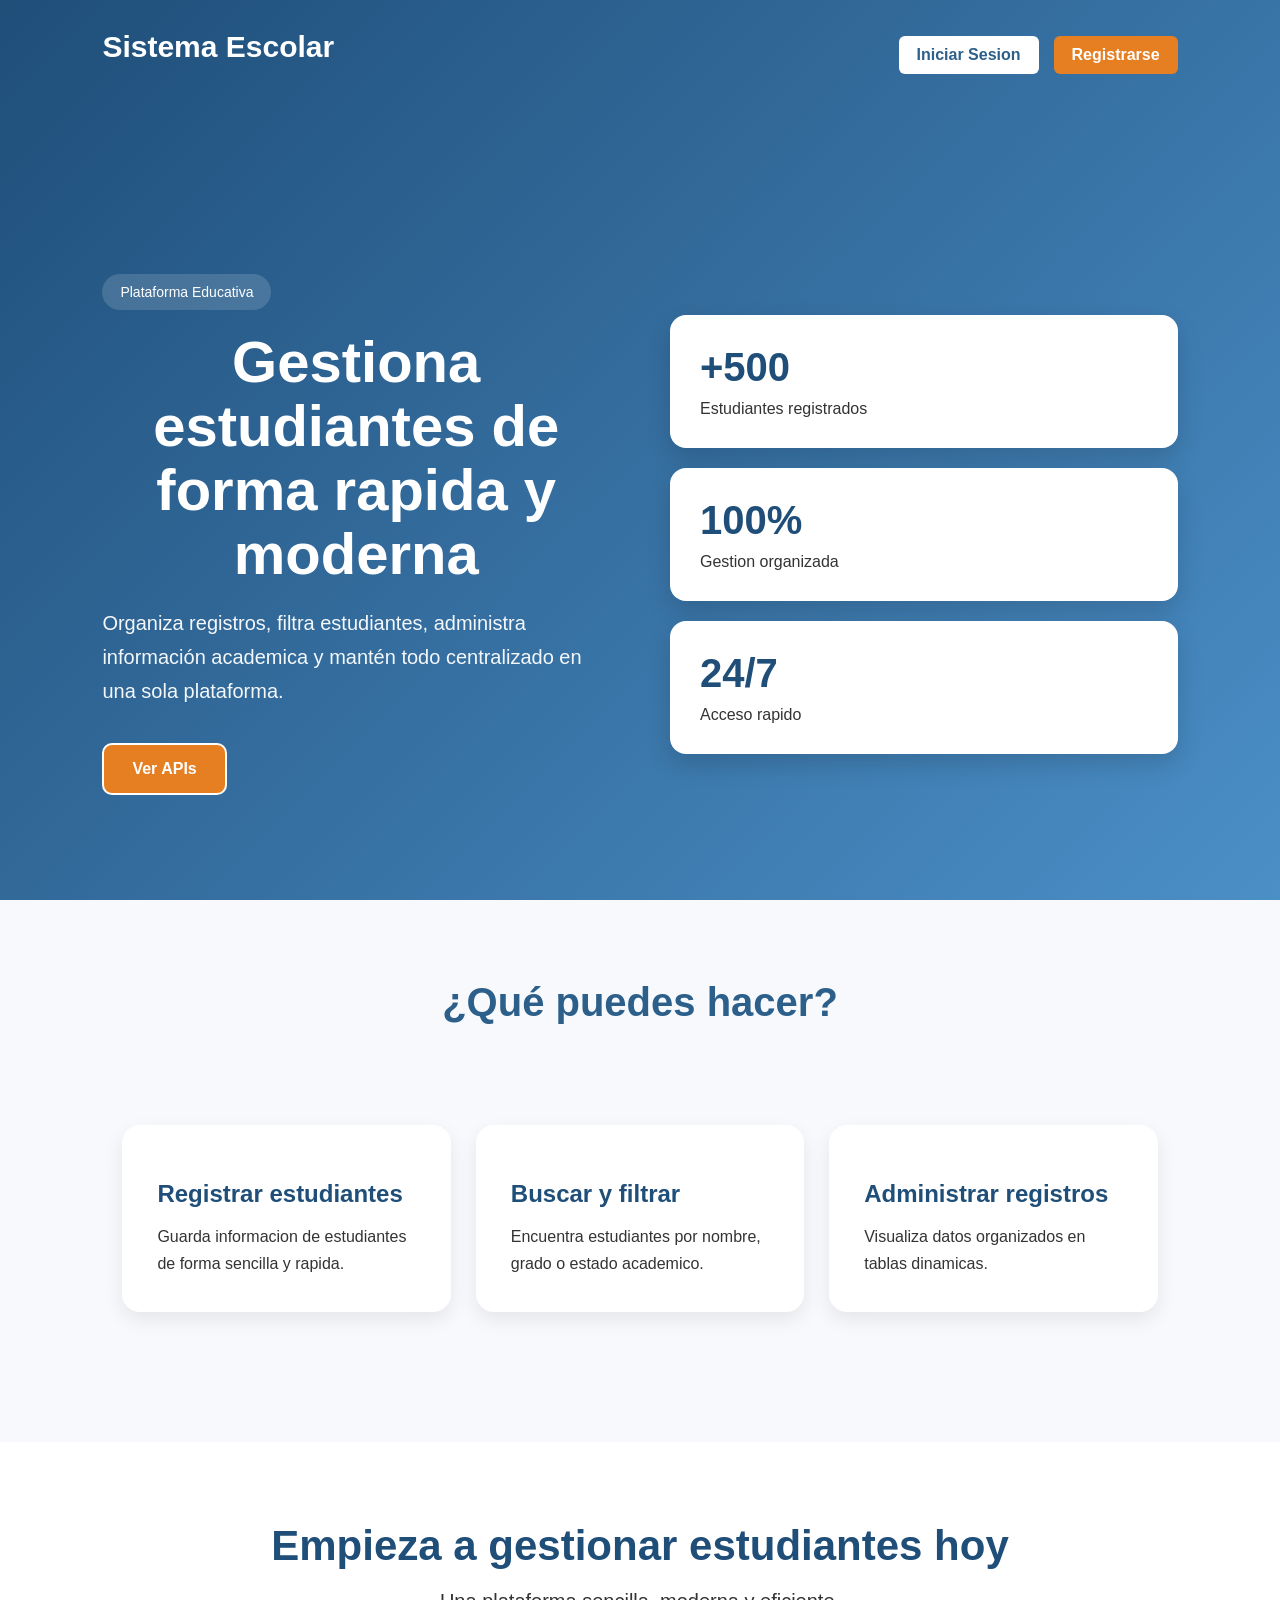
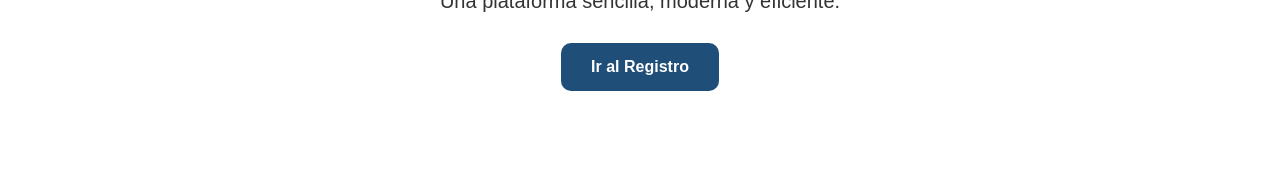
<file: PaginaPrincipal/index.html>
<!DOCTYPE html>
<html lang="es">

<head>

    <meta charset="UTF-8">

    <meta name="viewport" content="width=device-width, initial-scale=1.0">

    <title> Sistema Escolar </title>

    <link rel="stylesheet" href="style.css">

</head>

<body>

    <header class="hero">

        <nav class="navbar">

            <div class="logoArea">

                <h2 class="logo">
                    Sistema Escolar
                </h2>

            </div>

            <div class="navBotones">

                <a href="login.html" class="btnNav">

                    Iniciar Sesion

                </a>

                <a href="registro.html" class="btnNav registro">

                    Registrarse

                </a>

            </div>

        </nav>

        <section class="heroGrid">

            <div class="heroTexto">

                <span class="tag">
                    Plataforma Educativa
                </span>

                <h1>
                    Gestiona estudiantes
                    de forma rapida y moderna
                </h1>

                <p>
                    Organiza registros,
                    filtra estudiantes,
                    administra información
                    academica y mantén
                    todo centralizado
                    en una sola plataforma.
                </p>

                <div class="heroBotones">

                    <a href="apis.html" class="btnHeroSecundario">

                        Ver APIs

                    </a>

                </div>

            </div>

            <div class="heroCard">

                <div class="miniCard">

                    <h3> +500 </h3>

                    <p>
                        Estudiantes registrados
                    </p>

                </div>

                <div class="miniCard">

                    <h3> 100% </h3>

                    <p>
                        Gestion organizada
                    </p>

                </div>

                <div class="miniCard">

                    <h3> 24/7 </h3>

                    <p>
                        Acceso rapido
                    </p>

                </div>

            </div>

        </section>

    </header>

    <section class="seccionInfo">

        <h2>
            ¿Qué puedes hacer?
        </h2>

        <div class="beneficios">

            <div class="card">

                <div class="icono"></div>

                <h3>
                    Registrar estudiantes
                </h3>

                <p>
                    Guarda informacion de
                    estudiantes de forma
                    sencilla y rapida.
                </p>

            </div>

            <div class="card">

                <div class="icono"></div>

                <h3>
                    Buscar y filtrar
                </h3>

                <p>
                    Encuentra estudiantes
                    por nombre, grado
                    o estado academico.
                </p>

            </div>

            <div class="card">

                <div class="icono"></div>

                <h3>
                    Administrar registros
                </h3>

                <p>
                    Visualiza datos
                    organizados en
                    tablas dinamicas.
                </p>

            </div>

        </div>

    </section>

    <section class="cta">

        <h2>
            Empieza a gestionar
            estudiantes hoy
        </h2>

        <p>
            Una plataforma sencilla,
            moderna y eficiente.
        </p>

        <a href="registro.html" class="btnCTA">

            Ir al Registro

        </a>

    </section>

    <script src="main.js"></script>

</body>

</html>
</file>
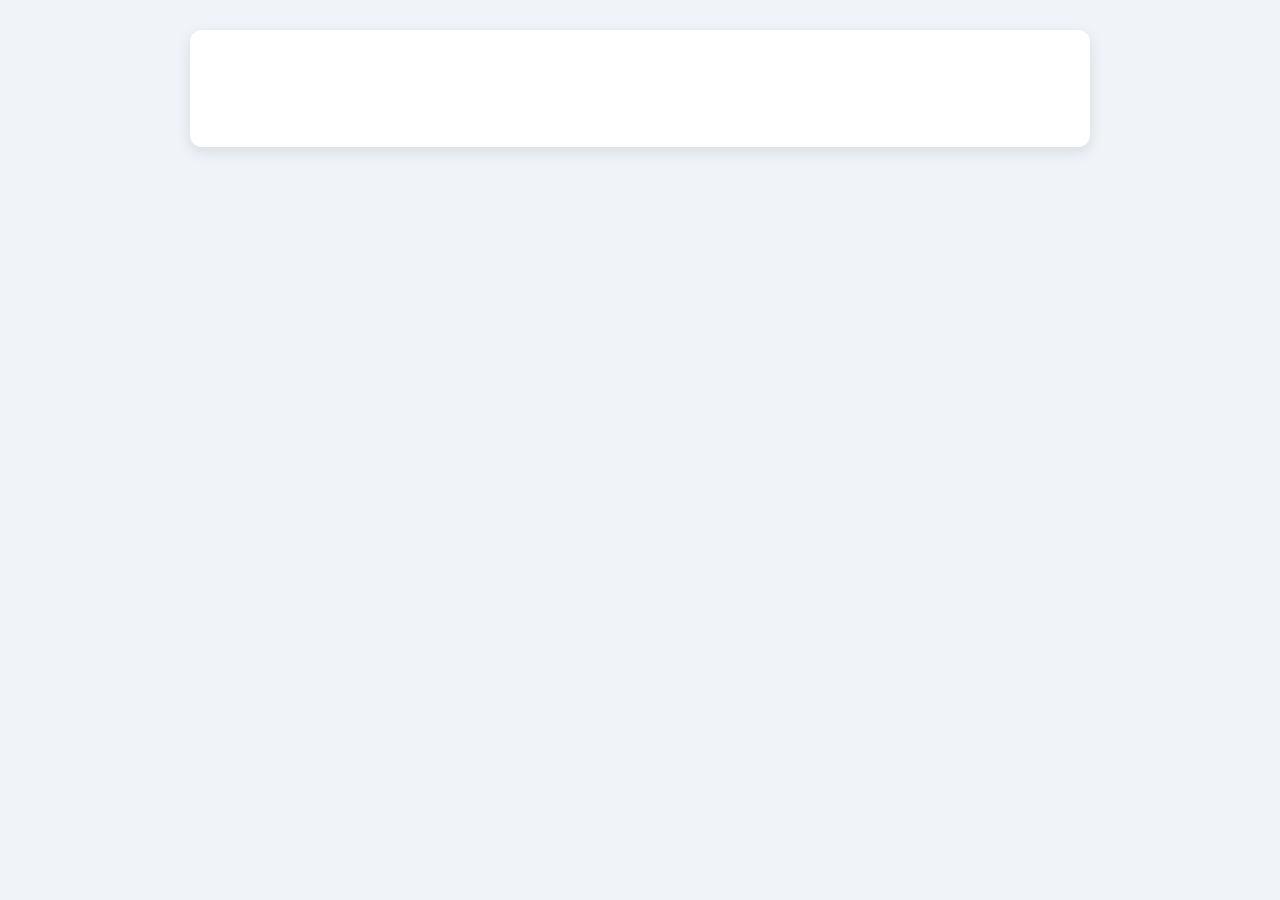
<file: api1.html>
<!DOCTYPE html>
<html lang="es">
<head>
  <meta charset="UTF-8">

  <meta
    name="viewport"
    content="width=device-width, initial-scale=1.0"
  >

  <title>
    API Estudiantes
  </title>

  <link
    rel="stylesheet"
    href="style.css"
  >

</head>

<body>

  <div class="contenedor">

    <h1>
      Consumo MockAPI
    </h1>

    <div id="resultadoPokemon"></div>

  </div>

  <script src="api1.js"></script>

</body>
</html>
</file>
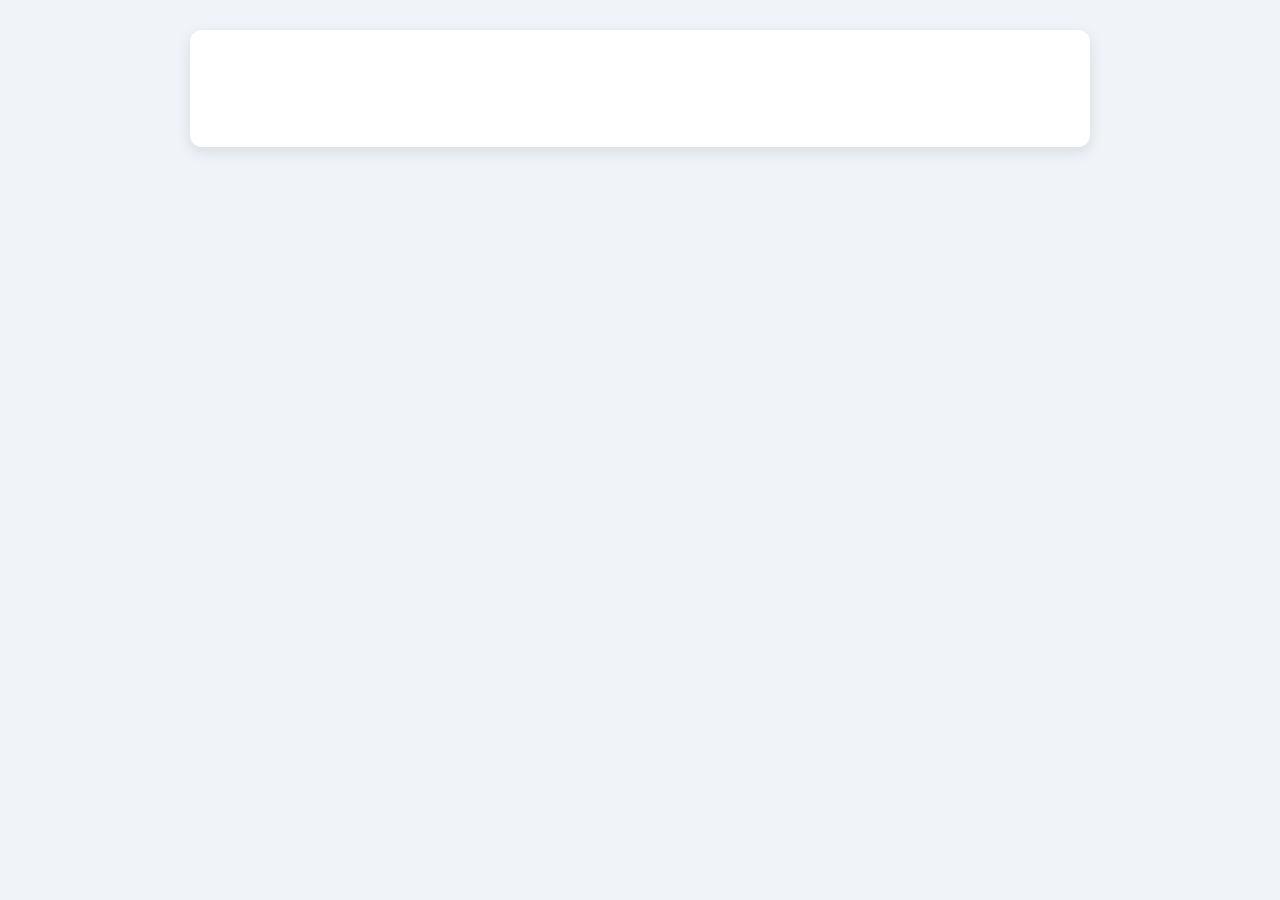
<file: api2.html>
<!DOCTYPE html>
<html lang="es">
<head>
  <meta charset="UTF-8">
  <meta name="viewport" content="width=device-width, initial-scale=1.0">

  <title>API Rick and Morty</title>

  <link rel="stylesheet" href="style.css">
</head>

<body>

  <div class="contenedor">

    <h1>
      Consumo API Rick and Morty
    </h1>

    <div id="resultadoPersonaje"></div>

  </div>

  <script src="api2.js"></script>

</body>
</html>
</file>
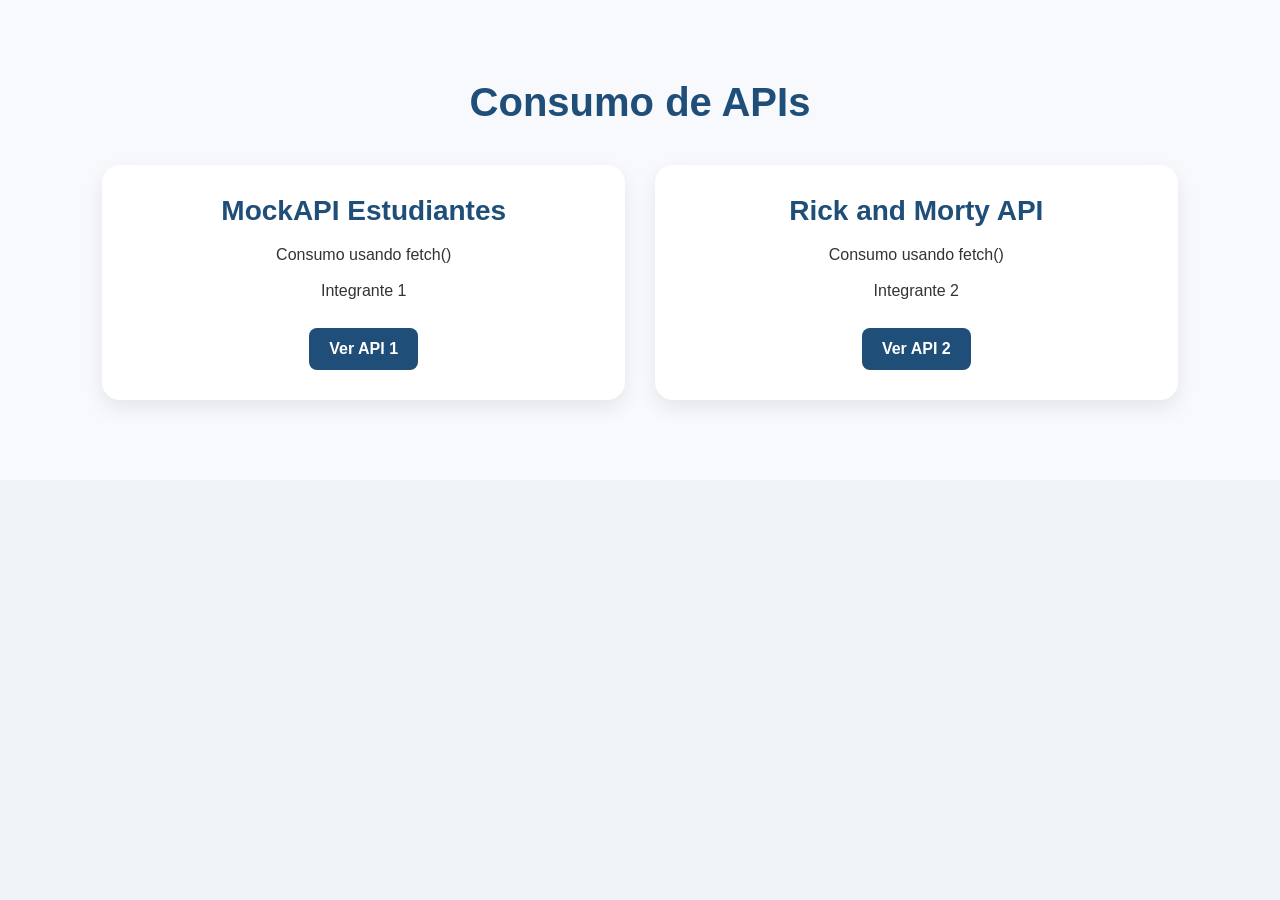
<file: apis.html>
<!DOCTYPE html>
<html lang="es">

<head>
    <meta charset="UTF-8">
    <meta name="viewport" content="width=device-width, initial-scale=1.0">
    <title> APIs del Proyecto </title>
    <link rel="stylesheet" href="style.css">
</head>

<body>
    <section class="apisSection">
        <h2> Consumo de APIs </h2>
        <div class="apiCards">
            <div class="apiCard">
                <h3> MockAPI Estudiantes </h3>
                <p> Consumo usando fetch() </p>
                <p> Integrante 1 </p> <a href="api1.html"> Ver API 1 </a>
            </div>
            <div class="apiCard">
                <h3> Rick and Morty API </h3>
                <p> Consumo usando fetch() </p>
                <p> Integrante 2 </p> <a href="api2.html"> Ver API 2 </a>
            </div>
        </div>
    </section>
</body>

</html>
</file>
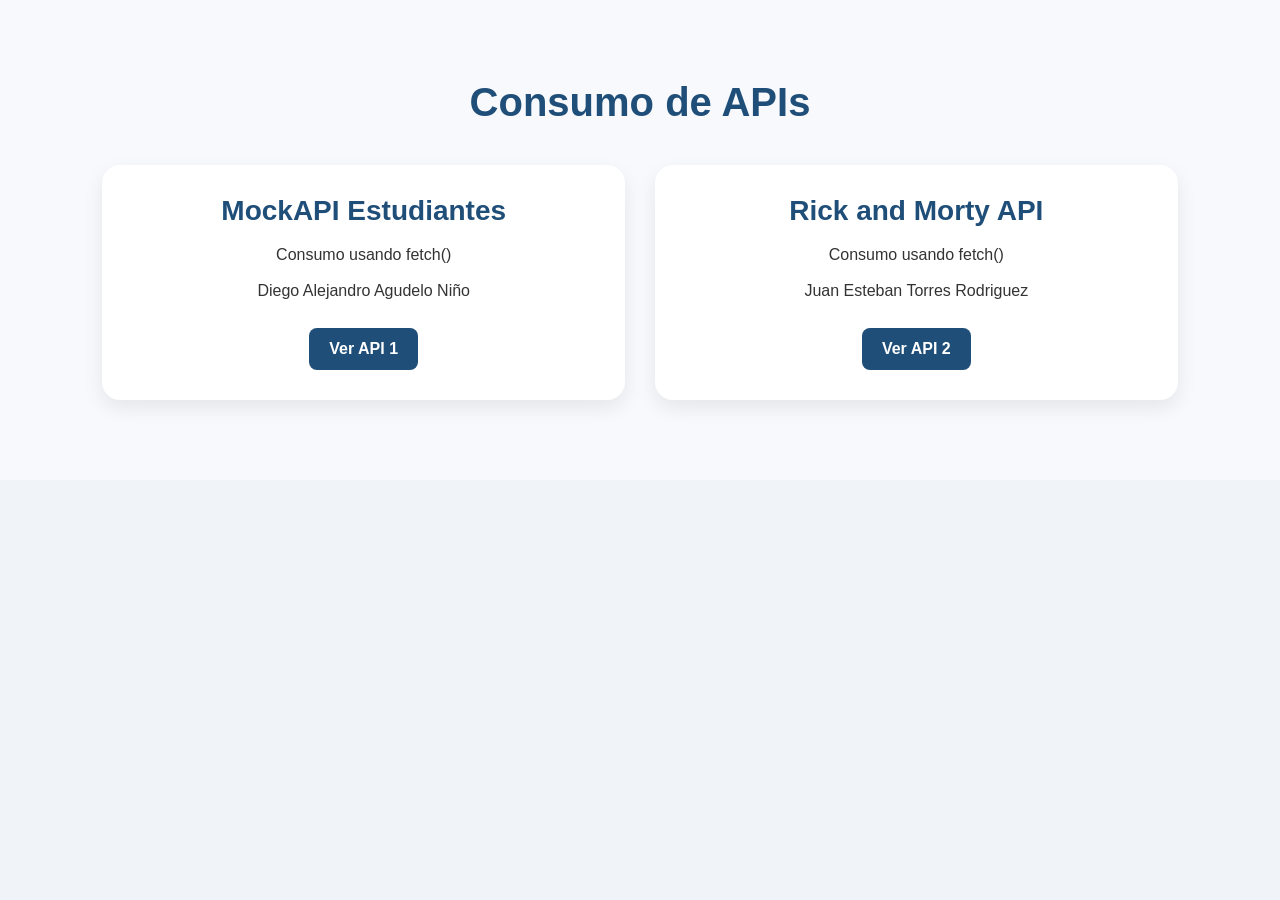
<file: PaginaPrincipal/apis.html>
<!DOCTYPE html>
<html lang="es">

<head>
    <meta charset="UTF-8">
    <meta name="viewport" content="width=device-width, initial-scale=1.0">
    <title> APIs del Proyecto </title>
    <link rel="stylesheet" href="style.css">
</head>

<body>
    <section class="apisSection">
        <h2> Consumo de APIs </h2>
        <div class="apiCards">
            <div class="apiCard">
                <h3> MockAPI Estudiantes </h3>
                <p> Consumo usando fetch() </p>
                <p> Diego Alejandro Agudelo Niño </p> <a href="api1.html"> Ver API 1 </a>
            </div>
            <div class="apiCard">
                <h3> Rick and Morty API </h3>
                <p> Consumo usando fetch() </p>
                <p> Juan Esteban Torres Rodriguez </p> <a href="api2.html"> Ver API 2 </a>
            </div>
        </div>
    </section>
</body>

</html>
</file>
<file: PaginaPrincipal/style.css>
* {
    margin: 0;
    padding: 0;
    box-sizing: border-box;
}

body {
    font-family: Arial, sans-serif;
    background: #f0f4f8;
    color: #333;
}

.hero {
    height: 100vh;
    background: linear-gradient(135deg, #2c5f8a, #4b8fc7);
    display: flex;
    flex-direction: column;
    justify-content: center;
    padding: 20px;
    color: white;
}

.navbar {
    display: flex;
    justify-content: space-between;
    align-items: center;
    margin-bottom: 80px;
}

.logo {
    font-size: 28px;
    color: white;
}

.navBotones {
    display: flex;
    gap: 10px;
}

.btnNav {
    text-decoration: none;
    padding: 10px 18px;
    border-radius: 6px;
    background: white;
    color: #2c5f8a;
    font-weight: bold;
    transition: 0.3s;
}

.btnNav:hover {
    transform: translateY(-2px);
}

.registro {
    background: #e67e22;
    color: white;
}

.heroContenido {
    max-width: 600px;
}

.heroContenido h1 {
    font-size: 50px;
    margin-bottom: 20px;
}

.heroContenido p {
    font-size: 20px;
    line-height: 1.6;
    margin-bottom: 30px;
}

.heroBotones {
    display: flex;
    gap: 15px;
}

.btnHero,
.btnHeroSecundario {
    padding: 14px 25px;
    border-radius: 8px;
    text-decoration: none;
    font-weight: bold;
    transition: 0.3s;
}

.btnHero {
    background: white;
    color: #2c5f8a;
}

.btnHeroSecundario {
    background: #e67e22;
    color: white;
}

.btnHero:hover,
.btnHeroSecundario:hover {
    transform: scale(1.05);
}

.beneficios {
    display: grid;
    grid-template-columns: repeat(auto-fit, minmax(250px, 1fr));
    gap: 20px;
    padding: 50px 20px;
}

.card {
    background: white;
    padding: 25px;
    border-radius: 12px;
    box-shadow: 0 5px 15px rgba(0, 0, 0, 0.1);
}

.card h3 {
    margin-bottom: 10px;
    color: #2c5f8a;
}


.contenedorLogin {
    height: 100vh;
    display: flex;
    justify-content: center;
    align-items: center;
    padding: 20px;
}

.loginBox {
    background: white;
    padding: 40px;
    border-radius: 12px;
    width: 100%;
    max-width: 400px;
    box-shadow: 0 5px 15px rgba(0, 0, 0, 0.1);
}

.loginBox h1 {
    margin-bottom: 20px;
    text-align: center;
    color: #2c5f8a;
}

.loginBox label {
    display: block;
    margin-top: 15px;
    font-weight: bold;
}

.loginBox input {
    width: 100%;
    padding: 10px;
    margin-top: 5px;
    border-radius: 6px;
    border: 1px solid #ccc;
}

.btnLogin {
    width: 100%;
    margin-top: 20px;
    padding: 12px;
    background: #2c5f8a;
    color: white;
    border: none;
    border-radius: 6px;
    font-weight: bold;
    cursor: pointer;
}

.textoRegistro {
    margin-top: 15px;
    text-align: center;
}

/* REGISTRO */
.contenedor {
    max-width: 900px;
    margin: 30px auto;
    background: white;
    padding: 25px;
    border-radius: 12px;
    box-shadow: 0 5px 15px rgba(0, 0, 0, 0.1);
}

h1 {
    text-align: center;
    margin-bottom: 20px;
    color: #ffffff;
}

h2 {
    margin-bottom: 15px;
    color: #2c5f8a;
}

.formulario,
.filtros,
.resultados {
    margin-top: 20px;
    padding: 20px;
    border-radius: 10px;
}

.formulario {
    background: #eaf2fb;
}

.filtros {
    background: #fff7e6;
}

.resultados {
    background: #f8f9fa;
}

label {
    display: block;
    margin-top: 10px;
    font-weight: bold;
}

input,
select {
    width: 100%;
    padding: 10px;
    margin-top: 5px;
    border-radius: 6px;
    border: 1px solid #aaa;
}

.filaBotones {
    display: flex;
    gap: 10px;
    margin-top: 20px;
    flex-wrap: wrap;
}

button {
    padding: 12px;
    border: none;
    border-radius: 6px;
    cursor: pointer;
    font-weight: bold;
    transition: 0.3s;
}

button:hover {
    opacity: 0.9;
    transform: translateY(-1px);
}

#btnAgregar {
    background: #2c5f8a;
    color: white;
}

#btnLimpiar {
    background: #777;
    color: white;
}

#btnFiltrar {
    background: #e67e22;
    color: white;
}

#btnMostrarTodos {
    background: #27ae60;
    color: white;
}

#mensajeError {
    color: red;
    display: none;
    margin-top: 10px;
    font-size: 14px;
}

#contadorEstudiantes {
    font-style: italic;
    margin-bottom: 10px;
}

table {
    width: 100%;
    border-collapse: collapse;
    margin-top: 15px;
    background: white;
}

table th {
    background: #2c5f8a;
    color: white;
}

table th,
table td {
    padding: 12px;
    border: 1px solid #ccc;
    text-align: center;
}

@media(max-width:768px) {
    .heroContenido h1 {
        font-size: 36px;
    }

    .navbar {
        flex-direction: column;
        gap: 20px;
    }

    .heroBotones {
        flex-direction: column;
    }

    .filaBotones {
        flex-direction: column;
    }
}

.hero {
    min-height: 100vh;
    background: linear-gradient(135deg, #1f4e79, #4b8fc7);
    padding: 30px 8%;
    color: white;
    display: flex;
    flex-direction: column;
}

.navbar {
    display: flex;
    justify-content: space-between;
    align-items: center;
    padding-bottom: 40px;
}

.logo {
    font-size: 30px;
    font-weight: bold;
}

.navBotones {
    display: flex;
    gap: 15px;
}

.heroGrid {
    flex: 1;
    display: grid;
    grid-template-columns: 1fr 1fr;
    align-items: center;
    gap: 60px;
}

.heroTexto h1 {
    font-size: 58px;
    line-height: 1.1;
    margin: 20px 0;
}

.heroTexto p {
    font-size: 20px;
    line-height: 1.7;
    max-width: 550px;
    opacity: 0.95;
}

.tag {
    background: rgba(255, 255, 255, 0.15);
    padding: 10px 18px;
    border-radius: 50px;
    font-size: 14px;
    display: inline-block;
    backdrop-filter: blur(5px);
}

.heroBotones {
    display: flex;
    gap: 20px;
    margin-top: 35px;
}

.btnHero,
.btnHeroSecundario {
    padding: 15px 28px;
    border-radius: 10px;
    font-weight: bold;
    text-decoration: none;
    transition: 0.3s;
}

.btnHero {
    background: white;
    color: #1f4e79;
}

.btnHeroSecundario {
    border: 2px solid white;
    color: white;
}

.btnHero:hover,
.btnHeroSecundario:hover {
    transform: translateY(-3px);
}

.heroCard {
    display: grid;
    grid-template-columns: 1fr;
    gap: 20px;
}

.miniCard {
    background: white;
    color: #333;
    padding: 30px;
    border-radius: 16px;
    box-shadow: 0 10px 25px rgba(0, 0, 0, 0.15);
}

.miniCard h3 {
    font-size: 40px;
    color: #1f4e79;
    margin-bottom: 10px;
}

.seccionInfo {
    padding: 80px 8%;
    background: #f7f9fc;
}

.seccionInfo h2 {
    text-align: center;
    font-size: 40px;
    margin-bottom: 50px;
}

.beneficios {
    display: grid;
    grid-template-columns: repeat(auto-fit, minmax(250px, 1fr));
    gap: 25px;
}

.card {
    background: white;
    padding: 35px;
    border-radius: 18px;
    box-shadow: 0 8px 20px rgba(0, 0, 0, 0.08);
    transition: 0.3s;
}

.card:hover {
    transform: translateY(-5px);
}

.icono {
    font-size: 45px;
    margin-bottom: 20px;
}

.card h3 {
    margin-bottom: 15px;
    font-size: 24px;
    color: #1f4e79;
}

.card p {
    line-height: 1.7;
}

.cta {
    padding: 80px 20px;
    text-align: center;
    background: white;
}

.cta h2 {
    font-size: 42px;
    margin-bottom: 20px;
    color: #1f4e79;
}

.cta p {
    font-size: 20px;
    margin-bottom: 30px;
}

.btnCTA {
    display: inline-block;
    padding: 15px 30px;
    background: #1f4e79;
    color: white;
    text-decoration: none;
    border-radius: 10px;
    font-weight: bold;
    transition: 0.3s;
}

.btnCTA:hover {
    transform: scale(1.05);
}

@media(max-width:900px) {
    .heroGrid {
        grid-template-columns: 1fr;
        text-align: center;
    }

    .heroTexto p {
        margin: auto;
    }

    .heroBotones {
        justify-content: center;
        flex-wrap: wrap;
    }

    .heroTexto h1 {
        font-size: 42px;
    }

    .navbar {
        flex-direction: column;
        gap: 20px;
    }
}

.apisSection {
    padding: 80px 8%;
    background: #f7f9fc;
}

.apisSection h2 {
    text-align: center;
    font-size: 40px;
    margin-bottom: 40px;
    color: #1f4e79;
}

.apiCards {
    display: grid;
    grid-template-columns: repeat(auto-fit, minmax(300px, 1fr));
    gap: 30px;
}

.apiCard {
    background: white;
    padding: 30px;
    border-radius: 18px;
    box-shadow: 0 8px 20px rgba(0, 0, 0, 0.08);
    text-align: center;
    transition: 0.3s;
}

.apiCard:hover {
    transform: translateY(-5px);
}

.apiCard h3 {
    font-size: 28px;
    margin-bottom: 15px;
    color: #1f4e79;
}

.apiCard p {
    margin-bottom: 10px;
    line-height: 1.6;
}

.apiCard a {
    display: inline-block;
    margin-top: 15px;
    padding: 12px 20px;
    background: #1f4e79;
    color: white;
    text-decoration: none;
    border-radius: 8px;
    font-weight: bold;
}

#resultadoPersonaje{
display:grid;
grid-template-columns:
repeat(auto-fit,minmax(250px,1fr));
gap:20px;
margin-top:30px;
}

#resultadoPersonaje img{
width:100%;
border-radius:12px;
margin:15px 0;
}

#resultadoPokemon{
display:grid;
grid-template-columns:
repeat(auto-fit,minmax(250px,1fr));
gap:20px;
margin-top:30px;
}
</file>
<file: style.css>
* {
    margin: 0;
    padding: 0;
    box-sizing: border-box;
}

body {
    font-family: Arial, sans-serif;
    background: #f0f4f8;
    color: #333;
}

.hero {
    height: 100vh;
    background: linear-gradient(135deg, #2c5f8a, #4b8fc7);
    display: flex;
    flex-direction: column;
    justify-content: center;
    padding: 20px;
    color: white;
}

.navbar {
    display: flex;
    justify-content: space-between;
    align-items: center;
    margin-bottom: 80px;
}

.logo {
    font-size: 28px;
    color: white;
}

.navBotones {
    display: flex;
    gap: 10px;
}

.btnNav {
    text-decoration: none;
    padding: 10px 18px;
    border-radius: 6px;
    background: white;
    color: #2c5f8a;
    font-weight: bold;
    transition: 0.3s;
}

.btnNav:hover {
    transform: translateY(-2px);
}

.registro {
    background: #e67e22;
    color: white;
}

.heroContenido {
    max-width: 600px;
}

.heroContenido h1 {
    font-size: 50px;
    margin-bottom: 20px;
}

.heroContenido p {
    font-size: 20px;
    line-height: 1.6;
    margin-bottom: 30px;
}

.heroBotones {
    display: flex;
    gap: 15px;
}

.btnHero,
.btnHeroSecundario {
    padding: 14px 25px;
    border-radius: 8px;
    text-decoration: none;
    font-weight: bold;
    transition: 0.3s;
}

.btnHero {
    background: white;
    color: #2c5f8a;
}

.btnHeroSecundario {
    background: #e67e22;
    color: white;
}

.btnHero:hover,
.btnHeroSecundario:hover {
    transform: scale(1.05);
}

.beneficios {
    display: grid;
    grid-template-columns: repeat(auto-fit, minmax(250px, 1fr));
    gap: 20px;
    padding: 50px 20px;
}

.card {
    background: white;
    padding: 25px;
    border-radius: 12px;
    box-shadow: 0 5px 15px rgba(0, 0, 0, 0.1);
}

.card h3 {
    margin-bottom: 10px;
    color: #2c5f8a;
}


.contenedorLogin {
    height: 100vh;
    display: flex;
    justify-content: center;
    align-items: center;
    padding: 20px;
}

.loginBox {
    background: white;
    padding: 40px;
    border-radius: 12px;
    width: 100%;
    max-width: 400px;
    box-shadow: 0 5px 15px rgba(0, 0, 0, 0.1);
}

.loginBox h1 {
    margin-bottom: 20px;
    text-align: center;
    color: #2c5f8a;
}

.loginBox label {
    display: block;
    margin-top: 15px;
    font-weight: bold;
}

.loginBox input {
    width: 100%;
    padding: 10px;
    margin-top: 5px;
    border-radius: 6px;
    border: 1px solid #ccc;
}

.btnLogin {
    width: 100%;
    margin-top: 20px;
    padding: 12px;
    background: #2c5f8a;
    color: white;
    border: none;
    border-radius: 6px;
    font-weight: bold;
    cursor: pointer;
}

.textoRegistro {
    margin-top: 15px;
    text-align: center;
}

/* REGISTRO */
.contenedor {
    max-width: 900px;
    margin: 30px auto;
    background: white;
    padding: 25px;
    border-radius: 12px;
    box-shadow: 0 5px 15px rgba(0, 0, 0, 0.1);
}

h1 {
    text-align: center;
    margin-bottom: 20px;
    color: #ffffff;
}

h2 {
    margin-bottom: 15px;
    color: #2c5f8a;
}

.formulario,
.filtros,
.resultados {
    margin-top: 20px;
    padding: 20px;
    border-radius: 10px;
}

.formulario {
    background: #eaf2fb;
}

.filtros {
    background: #fff7e6;
}

.resultados {
    background: #f8f9fa;
}

label {
    display: block;
    margin-top: 10px;
    font-weight: bold;
}

input,
select {
    width: 100%;
    padding: 10px;
    margin-top: 5px;
    border-radius: 6px;
    border: 1px solid #aaa;
}

.filaBotones {
    display: flex;
    gap: 10px;
    margin-top: 20px;
    flex-wrap: wrap;
}

button {
    padding: 12px;
    border: none;
    border-radius: 6px;
    cursor: pointer;
    font-weight: bold;
    transition: 0.3s;
}

button:hover {
    opacity: 0.9;
    transform: translateY(-1px);
}

#btnAgregar {
    background: #2c5f8a;
    color: white;
}

#btnLimpiar {
    background: #777;
    color: white;
}

#btnFiltrar {
    background: #e67e22;
    color: white;
}

#btnMostrarTodos {
    background: #27ae60;
    color: white;
}

#mensajeError {
    color: red;
    display: none;
    margin-top: 10px;
    font-size: 14px;
}

#contadorEstudiantes {
    font-style: italic;
    margin-bottom: 10px;
}

table {
    width: 100%;
    border-collapse: collapse;
    margin-top: 15px;
    background: white;
}

table th {
    background: #2c5f8a;
    color: white;
}

table th,
table td {
    padding: 12px;
    border: 1px solid #ccc;
    text-align: center;
}

@media(max-width:768px) {
    .heroContenido h1 {
        font-size: 36px;
    }

    .navbar {
        flex-direction: column;
        gap: 20px;
    }

    .heroBotones {
        flex-direction: column;
    }

    .filaBotones {
        flex-direction: column;
    }
}

.hero {
    min-height: 100vh;
    background: linear-gradient(135deg, #1f4e79, #4b8fc7);
    padding: 30px 8%;
    color: white;
    display: flex;
    flex-direction: column;
}

.navbar {
    display: flex;
    justify-content: space-between;
    align-items: center;
    padding-bottom: 40px;
}

.logo {
    font-size: 30px;
    font-weight: bold;
}

.navBotones {
    display: flex;
    gap: 15px;
}

.heroGrid {
    flex: 1;
    display: grid;
    grid-template-columns: 1fr 1fr;
    align-items: center;
    gap: 60px;
}

.heroTexto h1 {
    font-size: 58px;
    line-height: 1.1;
    margin: 20px 0;
}

.heroTexto p {
    font-size: 20px;
    line-height: 1.7;
    max-width: 550px;
    opacity: 0.95;
}

.tag {
    background: rgba(255, 255, 255, 0.15);
    padding: 10px 18px;
    border-radius: 50px;
    font-size: 14px;
    display: inline-block;
    backdrop-filter: blur(5px);
}

.heroBotones {
    display: flex;
    gap: 20px;
    margin-top: 35px;
}

.btnHero,
.btnHeroSecundario {
    padding: 15px 28px;
    border-radius: 10px;
    font-weight: bold;
    text-decoration: none;
    transition: 0.3s;
}

.btnHero {
    background: white;
    color: #1f4e79;
}

.btnHeroSecundario {
    border: 2px solid white;
    color: white;
}

.btnHero:hover,
.btnHeroSecundario:hover {
    transform: translateY(-3px);
}

.heroCard {
    display: grid;
    grid-template-columns: 1fr;
    gap: 20px;
}

.miniCard {
    background: white;
    color: #333;
    padding: 30px;
    border-radius: 16px;
    box-shadow: 0 10px 25px rgba(0, 0, 0, 0.15);
}

.miniCard h3 {
    font-size: 40px;
    color: #1f4e79;
    margin-bottom: 10px;
}

.seccionInfo {
    padding: 80px 8%;
    background: #f7f9fc;
}

.seccionInfo h2 {
    text-align: center;
    font-size: 40px;
    margin-bottom: 50px;
}

.beneficios {
    display: grid;
    grid-template-columns: repeat(auto-fit, minmax(250px, 1fr));
    gap: 25px;
}

.card {
    background: white;
    padding: 35px;
    border-radius: 18px;
    box-shadow: 0 8px 20px rgba(0, 0, 0, 0.08);
    transition: 0.3s;
}

.card:hover {
    transform: translateY(-5px);
}

.icono {
    font-size: 45px;
    margin-bottom: 20px;
}

.card h3 {
    margin-bottom: 15px;
    font-size: 24px;
    color: #1f4e79;
}

.card p {
    line-height: 1.7;
}

.cta {
    padding: 80px 20px;
    text-align: center;
    background: white;
}

.cta h2 {
    font-size: 42px;
    margin-bottom: 20px;
    color: #1f4e79;
}

.cta p {
    font-size: 20px;
    margin-bottom: 30px;
}

.btnCTA {
    display: inline-block;
    padding: 15px 30px;
    background: #1f4e79;
    color: white;
    text-decoration: none;
    border-radius: 10px;
    font-weight: bold;
    transition: 0.3s;
}

.btnCTA:hover {
    transform: scale(1.05);
}

@media(max-width:900px) {
    .heroGrid {
        grid-template-columns: 1fr;
        text-align: center;
    }

    .heroTexto p {
        margin: auto;
    }

    .heroBotones {
        justify-content: center;
        flex-wrap: wrap;
    }

    .heroTexto h1 {
        font-size: 42px;
    }

    .navbar {
        flex-direction: column;
        gap: 20px;
    }
}

.apisSection {
    padding: 80px 8%;
    background: #f7f9fc;
}

.apisSection h2 {
    text-align: center;
    font-size: 40px;
    margin-bottom: 40px;
    color: #1f4e79;
}

.apiCards {
    display: grid;
    grid-template-columns: repeat(auto-fit, minmax(300px, 1fr));
    gap: 30px;
}

.apiCard {
    background: white;
    padding: 30px;
    border-radius: 18px;
    box-shadow: 0 8px 20px rgba(0, 0, 0, 0.08);
    text-align: center;
    transition: 0.3s;
}

.apiCard:hover {
    transform: translateY(-5px);
}

.apiCard h3 {
    font-size: 28px;
    margin-bottom: 15px;
    color: #1f4e79;
}

.apiCard p {
    margin-bottom: 10px;
    line-height: 1.6;
}

.apiCard a {
    display: inline-block;
    margin-top: 15px;
    padding: 12px 20px;
    background: #1f4e79;
    color: white;
    text-decoration: none;
    border-radius: 8px;
    font-weight: bold;
}

#resultadoPersonaje{
display:grid;
grid-template-columns:
repeat(auto-fit,minmax(250px,1fr));
gap:20px;
margin-top:30px;
}

#resultadoPersonaje img{
width:100%;
border-radius:12px;
margin:15px 0;
}

#resultadoPokemon{
display:grid;
grid-template-columns:
repeat(auto-fit,minmax(250px,1fr));
gap:20px;
margin-top:30px;
}
</file>
